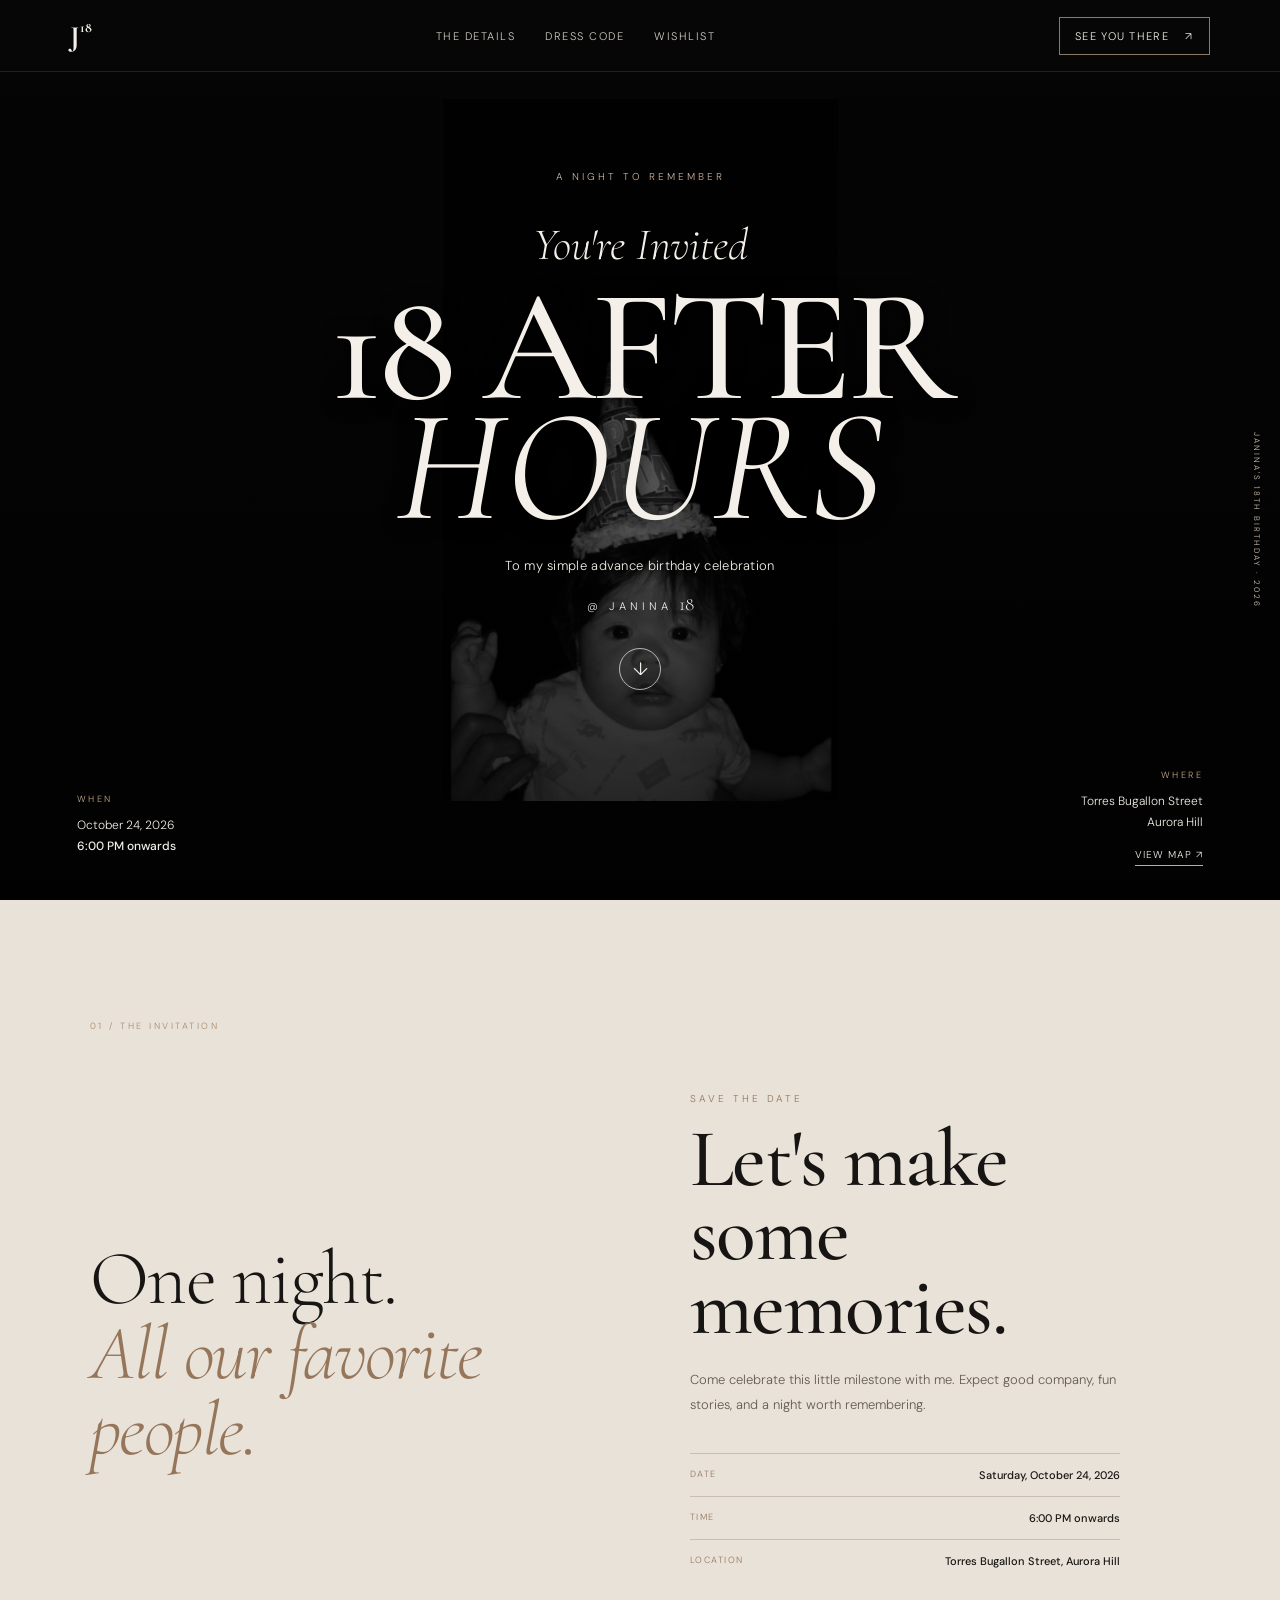
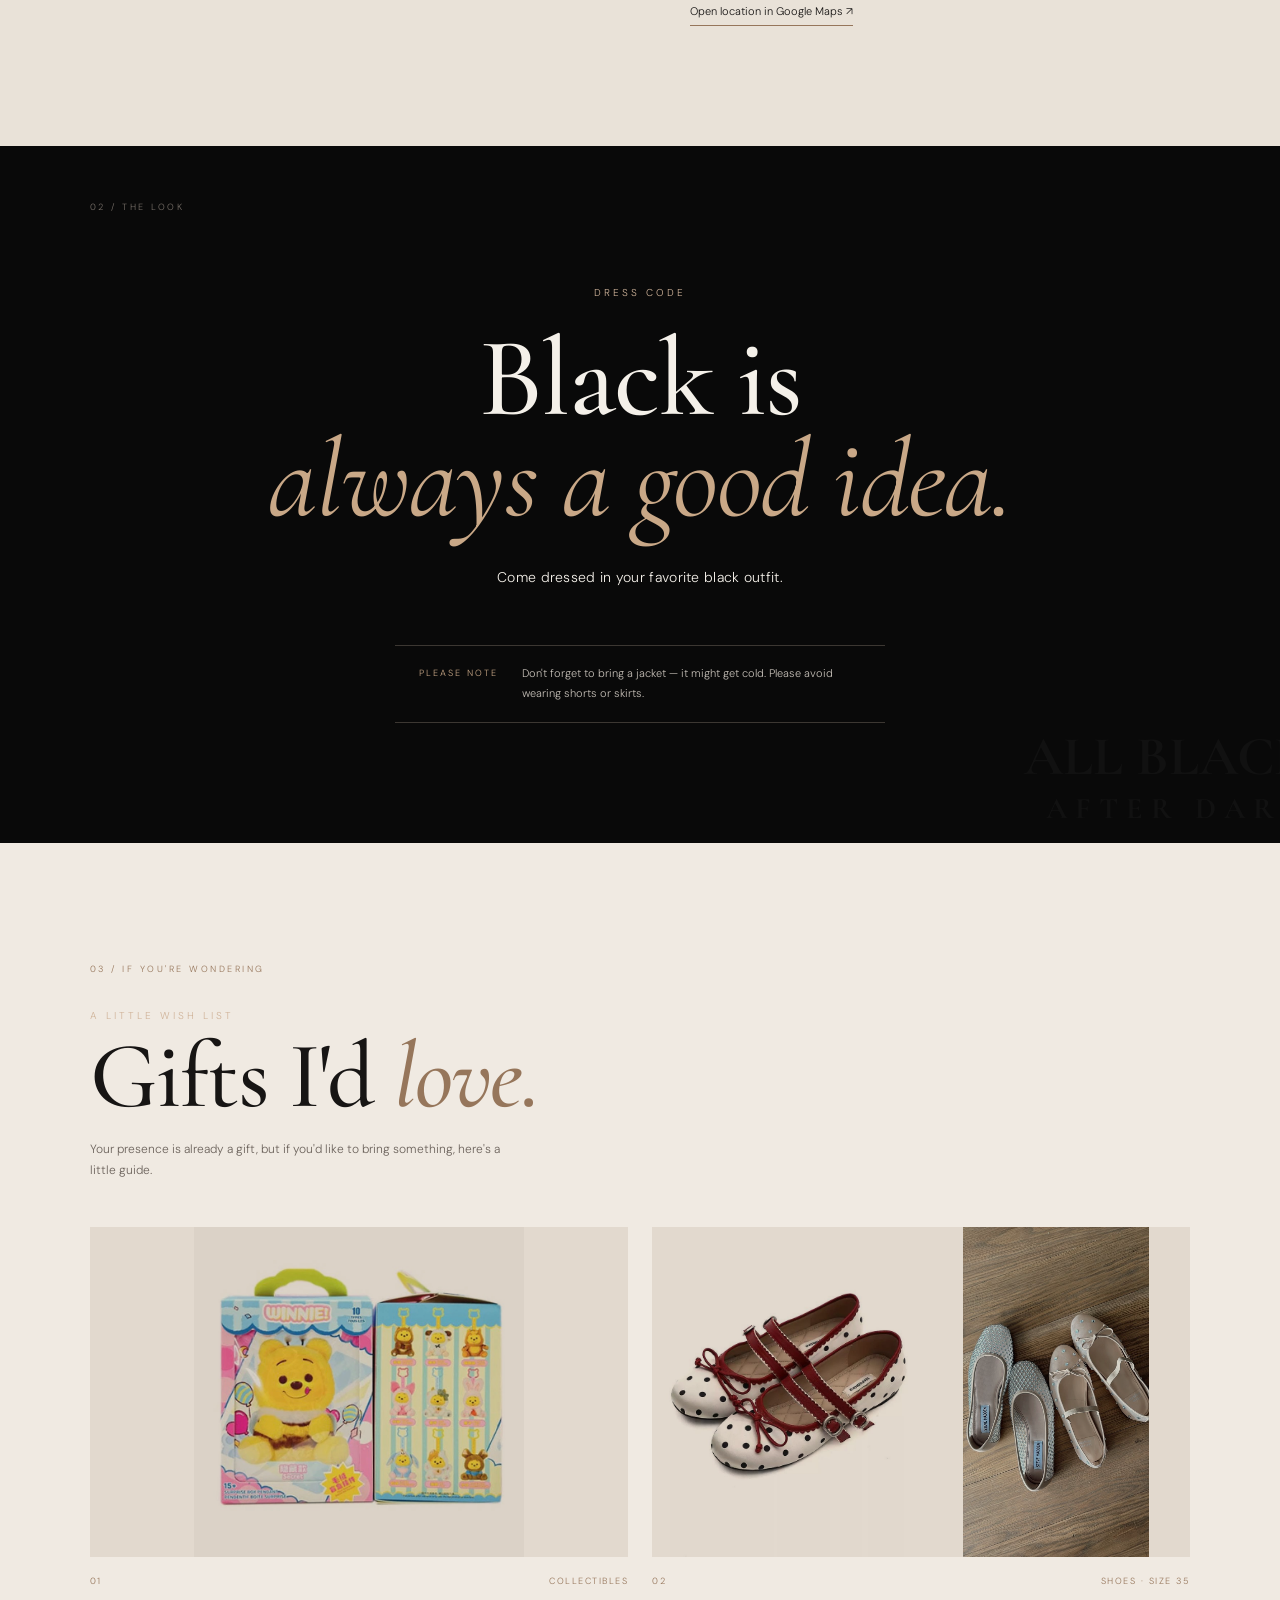
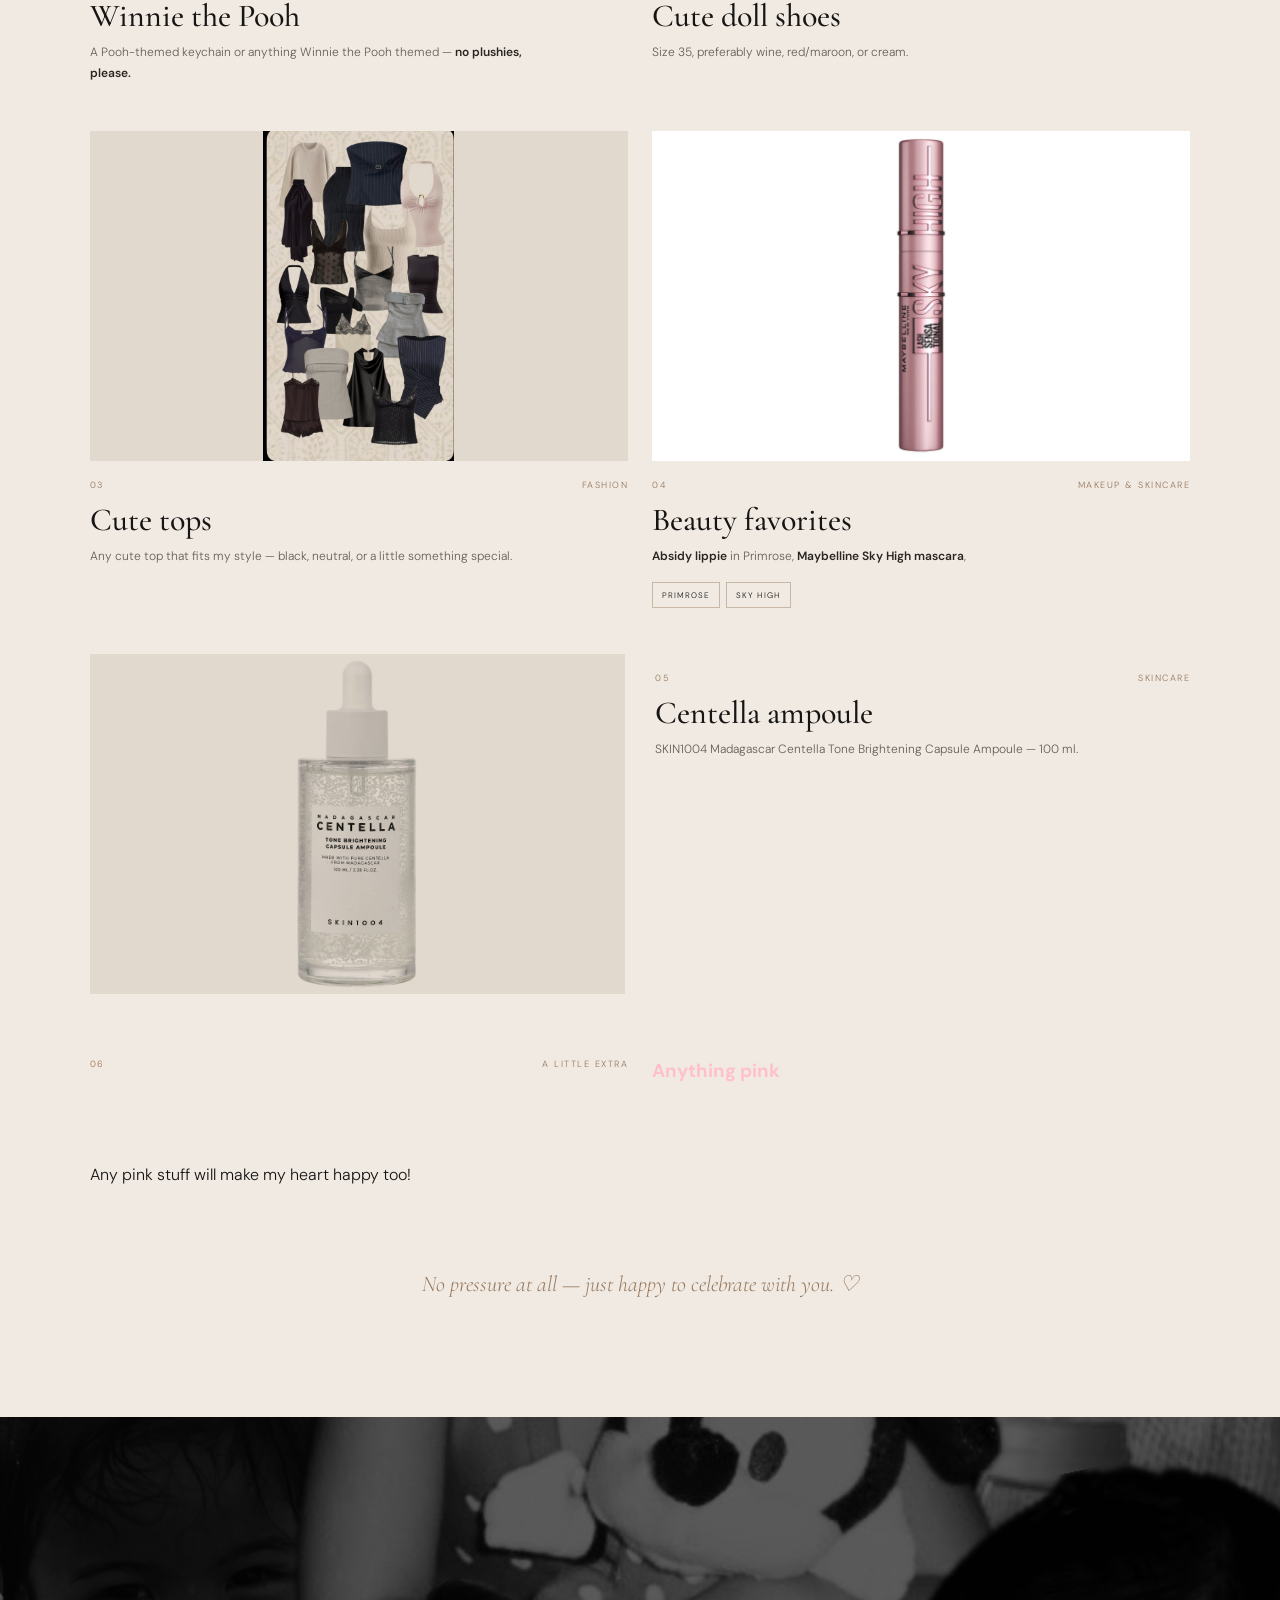
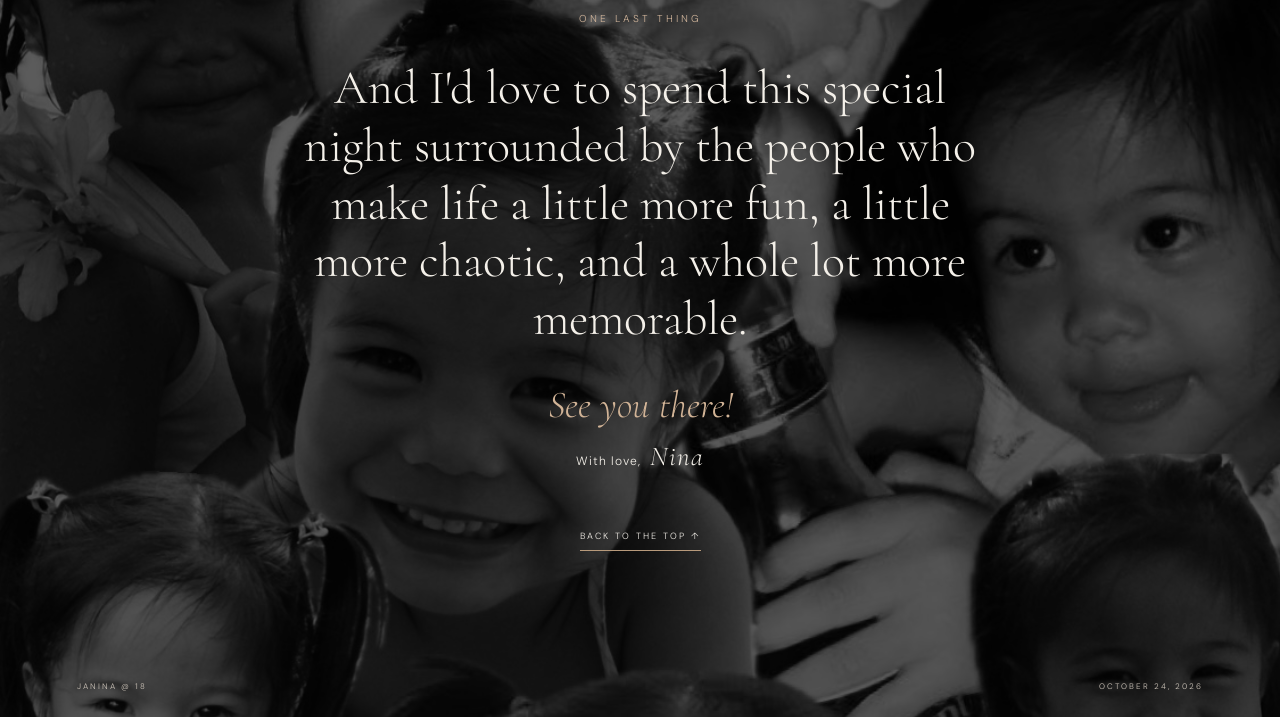
<file: index.html>
<!doctype html>
<html lang="en">
<head>
  <meta charset="utf-8">
  <meta name="viewport" content="width=device-width, initial-scale=1">
  <meta name="theme-color" content="#080808">
  <title>18 After Hours — Janina</title>
  <link rel="preconnect" href="https://fonts.googleapis.com">
  <link rel="preconnect" href="https://fonts.gstatic.com" crossorigin>
  <link href="https://fonts.googleapis.com/css2?family=Cormorant+Garamond:wght@400;500;600;700&family=DM+Sans:wght@300;400;500;600&display=swap" rel="stylesheet">
  <link rel="stylesheet" href="style.css">
</head>
<body>
  <nav class="nav">
    <a class="brand" href="#home">J<span>18</span></a>
    <div class="nav-links">
      <a href="#details">The Details</a>
      <a href="#dresscode">Dress Code</a>
      <a href="#wishlist">Wishlist</a>
    </div>
    <a class="nav-rsvp" href="#closing">See you there <span>↗</span></a>
  </nav>

  <main>
    <section class="hero" id="home" aria-label="Birthday invitation">
      <div class="hero-overlay"></div>
      <div class="hero-content">
        <p class="eyebrow">A NIGHT TO REMEMBER</p>
        <p class="invited">You're Invited</p>
        <h1>18 AFTER<br><em>HOURS</em></h1>
        <div class="hero-sub">
          <p>To my simple advance birthday celebration</p>
          <p class="janina">@ JANINA <span>18</span></p>
        </div>
        <a class="round-link" href="#details" aria-label="Scroll to event details">↓</a>
      </div>

      <div class="hero-bottom">
        <div>
          <span class="mini-label">WHEN</span>
          <p>October 24, 2026<br><strong>6:00 PM onwards</strong></p>
        </div>
        <div class="hero-address">
          <span class="mini-label">WHERE</span>
          <p>Torres Bugallon Street<br>Aurora Hill</p>
          <a class="map-link" href="https://www.google.com/maps/@16.423089,120.6047625,1425a,75y,299.43h,72.35t/data=!3m7!1e1!3m5!1sbvuVnETtf0ymM2-8gKj47g!2e0!6shttps:%2F%2Fstreetviewpixels-pa.clients6.google.com%2Fv1%2Fthumbnail%3Fcb_client%3Dmaps_sv.tactile%26w%3D900%26h%3D600%26pitch%3D17.645690590601035%26panoid%3DbvuVnETtf0ymM2-8gKj47g%26yaw%3D299.4261399675392!7i16384!8i8192?entry=ttu&g_ep=EgoyMDI2MTAwNi4wIKXMDSoASAFQAw%3D%3D" target="_blank" rel="noopener">View Map ↗</a>
        </div>
      </div>

      <div class="vertical-note">JANINA'S 18TH BIRTHDAY · 2026</div>
    </section>

    <section class="details section-pad" id="details">
      <div class="section-kicker">01 / THE INVITATION</div>
      <div class="details-grid">
        <div>
          <p class="serif-quote">One night.<br><em>All our favorite people.</em></p>
        </div>
        <div class="details-copy">
          <p class="eyebrow">SAVE THE DATE</p>
          <h2>Let's make<br>some memories.</h2>
          <p>Come celebrate this little milestone with me. Expect good company, fun stories, and a night worth remembering.</p>
          <div class="detail-line">
            <span>DATE</span>
            <strong>Saturday, October 24, 2026</strong>
          </div>
          <div class="detail-line">
            <span>TIME</span>
            <strong>6:00 PM onwards</strong>
          </div>
          <div class="detail-line">
            <span>LOCATION</span>
            <strong>Torres Bugallon Street, Aurora Hill</strong>
          </div>
          <a class="text-link" href="https://www.google.com/maps/@16.423089,120.6047625,1425a,75y,299.43h,72.35t/data=!3m7!1e1!3m5!1sbvuVnETtf0ymM2-8gKj47g!2e0!6shttps:%2F%2Fstreetviewpixels-pa.clients6.google.com%2Fv1%2Fthumbnail%3Fcb_client%3Dmaps_sv.tactile%26w%3D900%26h%3D600%26pitch%3D17.645690590601035%26panoid%3DbvuVnETtf0ymM2-8gKj47g%26yaw%3D299.4261399675392!7i16384!8i8192?entry=ttu&g_ep=EgoyMDI2MTAwNi4wIKXMDSoASAFQAw%3D%3D" target="_blank" rel="noopener">Open location in Google Maps ↗</a>
        </div>
      </div>
    </section>

    <section class="dresscode section-pad" id="dresscode">
      <div class="section-kicker">02 / THE LOOK</div>
      <p class="eyebrow">DRESS CODE</p>
      <h2>Black is<br><em>always a good idea.</em></h2>
      <p class="dress-instruction">Come dressed in your favorite black outfit.</p>
      <div class="dress-rule">
        <span>PLEASE NOTE</span>
        <p>Don't forget to bring a jacket — it might get cold. Please avoid wearing shorts or skirts.</p>
      </div>
      <div class="dress-decoration">ALL BLACK<br><span>AFTER DARK</span></div>
    </section>

    <section class="wishlist section-pad" id="wishlist">
      <div class="section-kicker">03 / IF YOU'RE WONDERING</div>
      <p class="eyebrow">A LITTLE WISH LIST</p>
      <h2>Gifts I'd <em>love.</em></h2>
      <p class="wishlist-intro">Your presence is already a gift, but if you'd like to bring something, here's a little guide.</p>

      <div class="wish-grid">
        <article class="wish-card">
          <div class="wish-image">
            <img src="assets/image2.jpeg" alt="Winnie the Pooh themed keychain gift inspiration">
          </div>
          <div class="wish-meta"><span>01</span><span>COLLECTIBLES</span></div>
          <h3>Winnie the Pooh</h3>
          <p>A Pooh-themed keychain or anything Winnie the Pooh themed — <strong>no plushies, please.</strong></p>
        </article>

        <article class="wish-card">
          <div class="wish-image two-images">
            <img src="assets/image4.jpeg" alt="Cream embellished flat shoes">
            <img src="assets/image5.jpeg" alt="Red and white Mary Jane shoes">
          </div>
          <div class="wish-meta"><span>02</span><span>SHOES · SIZE 35</span></div>
          <h3>Cute doll shoes</h3>
          <p>Size 35, preferably wine, red/maroon, or cream.</p>
        </article>

        <article class="wish-card">
          <div class="wish-image">
            <img src="assets/image6.jpeg" alt="Cute tops in dark and neutral colors">
          </div>
          <div class="wish-meta"><span>03</span><span>FASHION</span></div>
          <h3>Cute tops</h3>
          <p>Any cute top that fits my style — black, neutral, or a little something special.</p>
        </article>

        <article class="wish-card">
          <div class="wish-image beauty-image">
            <img src="assets/image9.jpeg" alt="Beauty product inspiration">
          </div>
          <div class="wish-meta"><span>04</span><span>MAKEUP & SKINCARE</span></div>
          <h3>Beauty favorites</h3>
          <p><strong>Absidy lippie</strong> in Primrose, <strong>Maybelline Sky High mascara</strong>,</p>
          <div class="product-tags">
            <span>PRIMROSE</span>
            <span>SKY HIGH</span>
          </div>
        </article>

        <article class="wish-card product-feature">
          <div class="wish-image">
            <img src="assets/image11.jpeg" alt="SKIN1004 Madagascar Centella Tone Brightening Capsule Ampoule">
          </div>
          <div class="wish-meta"><span>05</span><span>SKINCARE</span></div>
          <h3>Centella ampoule</h3>
          <p>SKIN1004 Madagascar Centella Tone Brightening Capsule Ampoule — 100 ml.</p>
        </article>

      
          <div class="wish-meta"><span>06</span><span>A LITTLE EXTRA</span></div>
          <h3 style="color: pink;">Anything pink</h3>
          <p>Any pink stuff will make my heart happy too!</p>
        </article>
      </div>

      <p class="wishlist-footnote">No pressure at all — just happy to celebrate with you. ♡</p>
    </section>

    <section class="closing" id="closing">
      <div class="closing-shade"></div>
      <div class="closing-content">
        <p class="eyebrow">ONE LAST THING</p>
        <div class="closing-copy">And I'd love to spend this special night surrounded by the people who make life a little more fun, a little more chaotic, and a whole lot more memorable.</div>
        <p class="see-you">See you there!</p>
        <p class="signature">With love, <em>Nina</em></p>
        <a class="back-top" href="#home">BACK TO THE TOP ↑</a>
      </div>
      <div class="closing-footer">
        <span>JANINA @ 18</span>
        <span>OCTOBER 24, 2026</span>
      </div>
    </section>
  </main>

  <script src="script.js"></script>
</body>
</html>
</file>
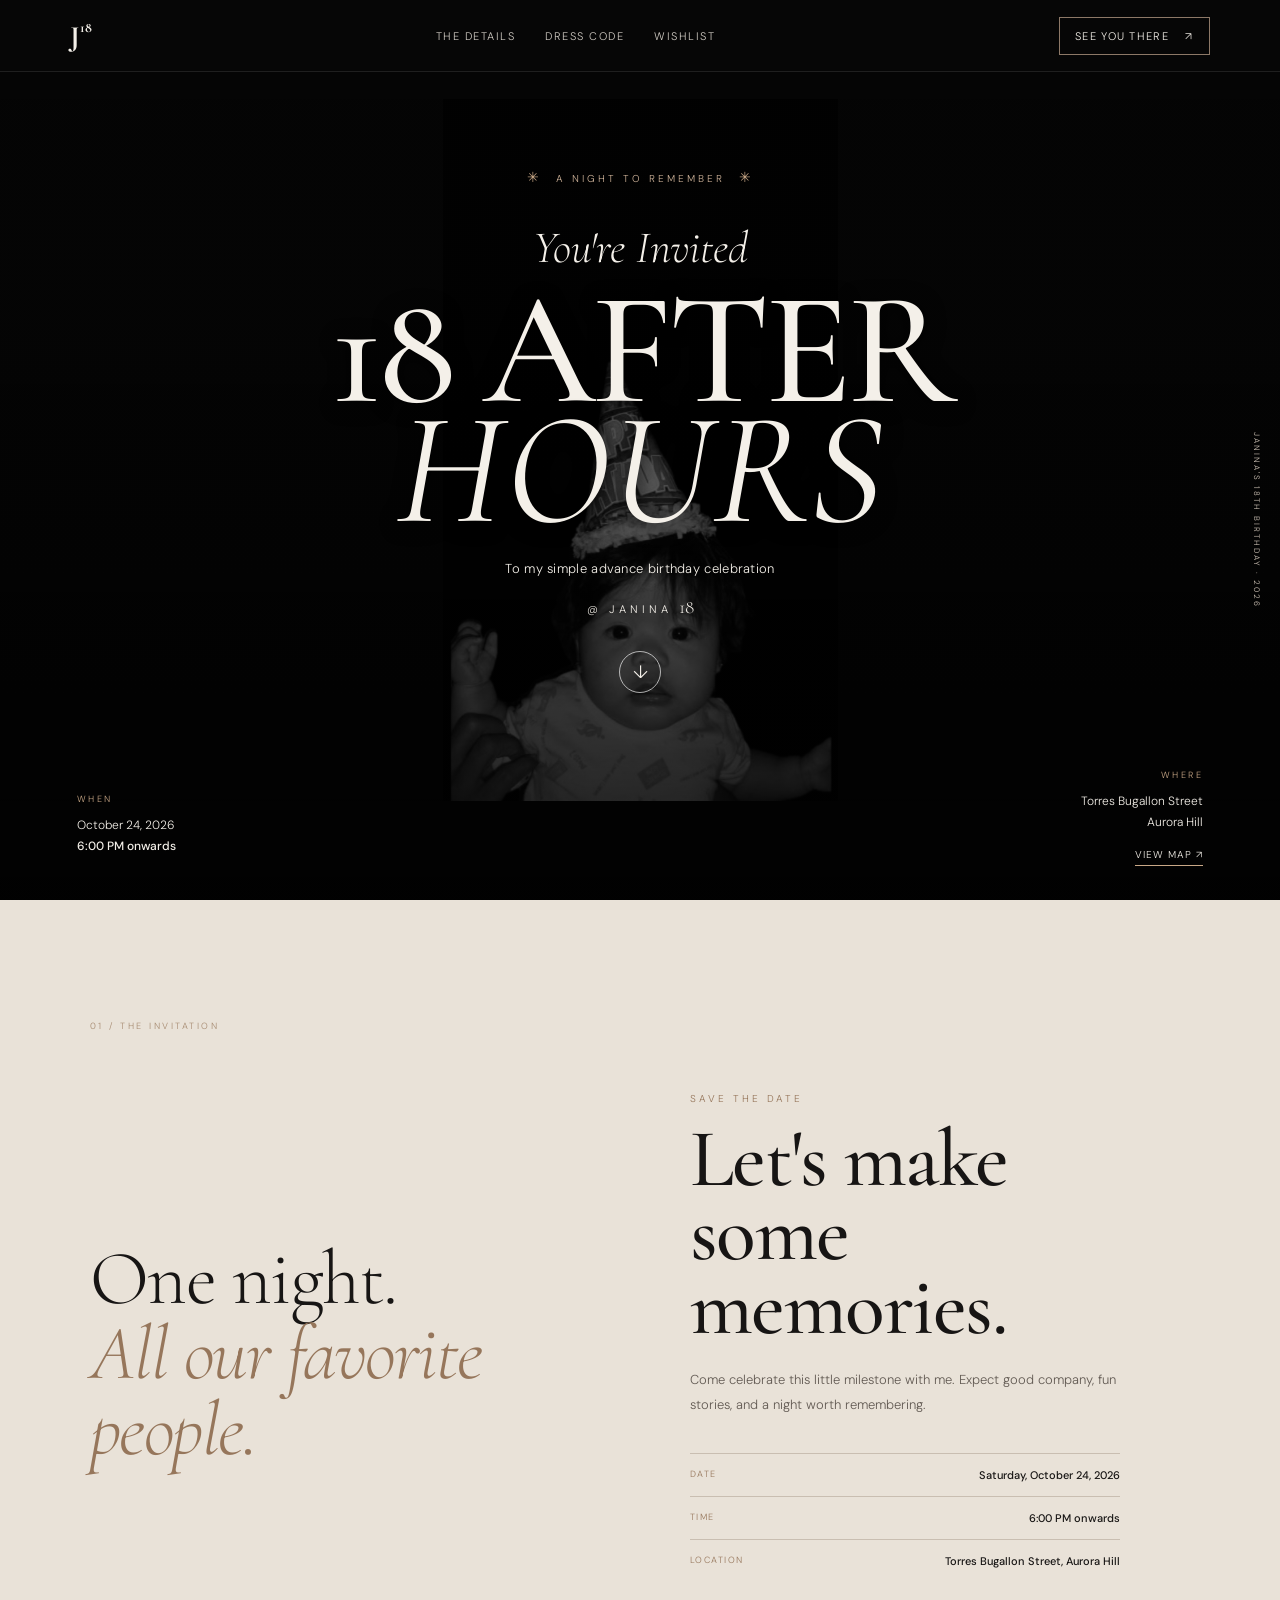
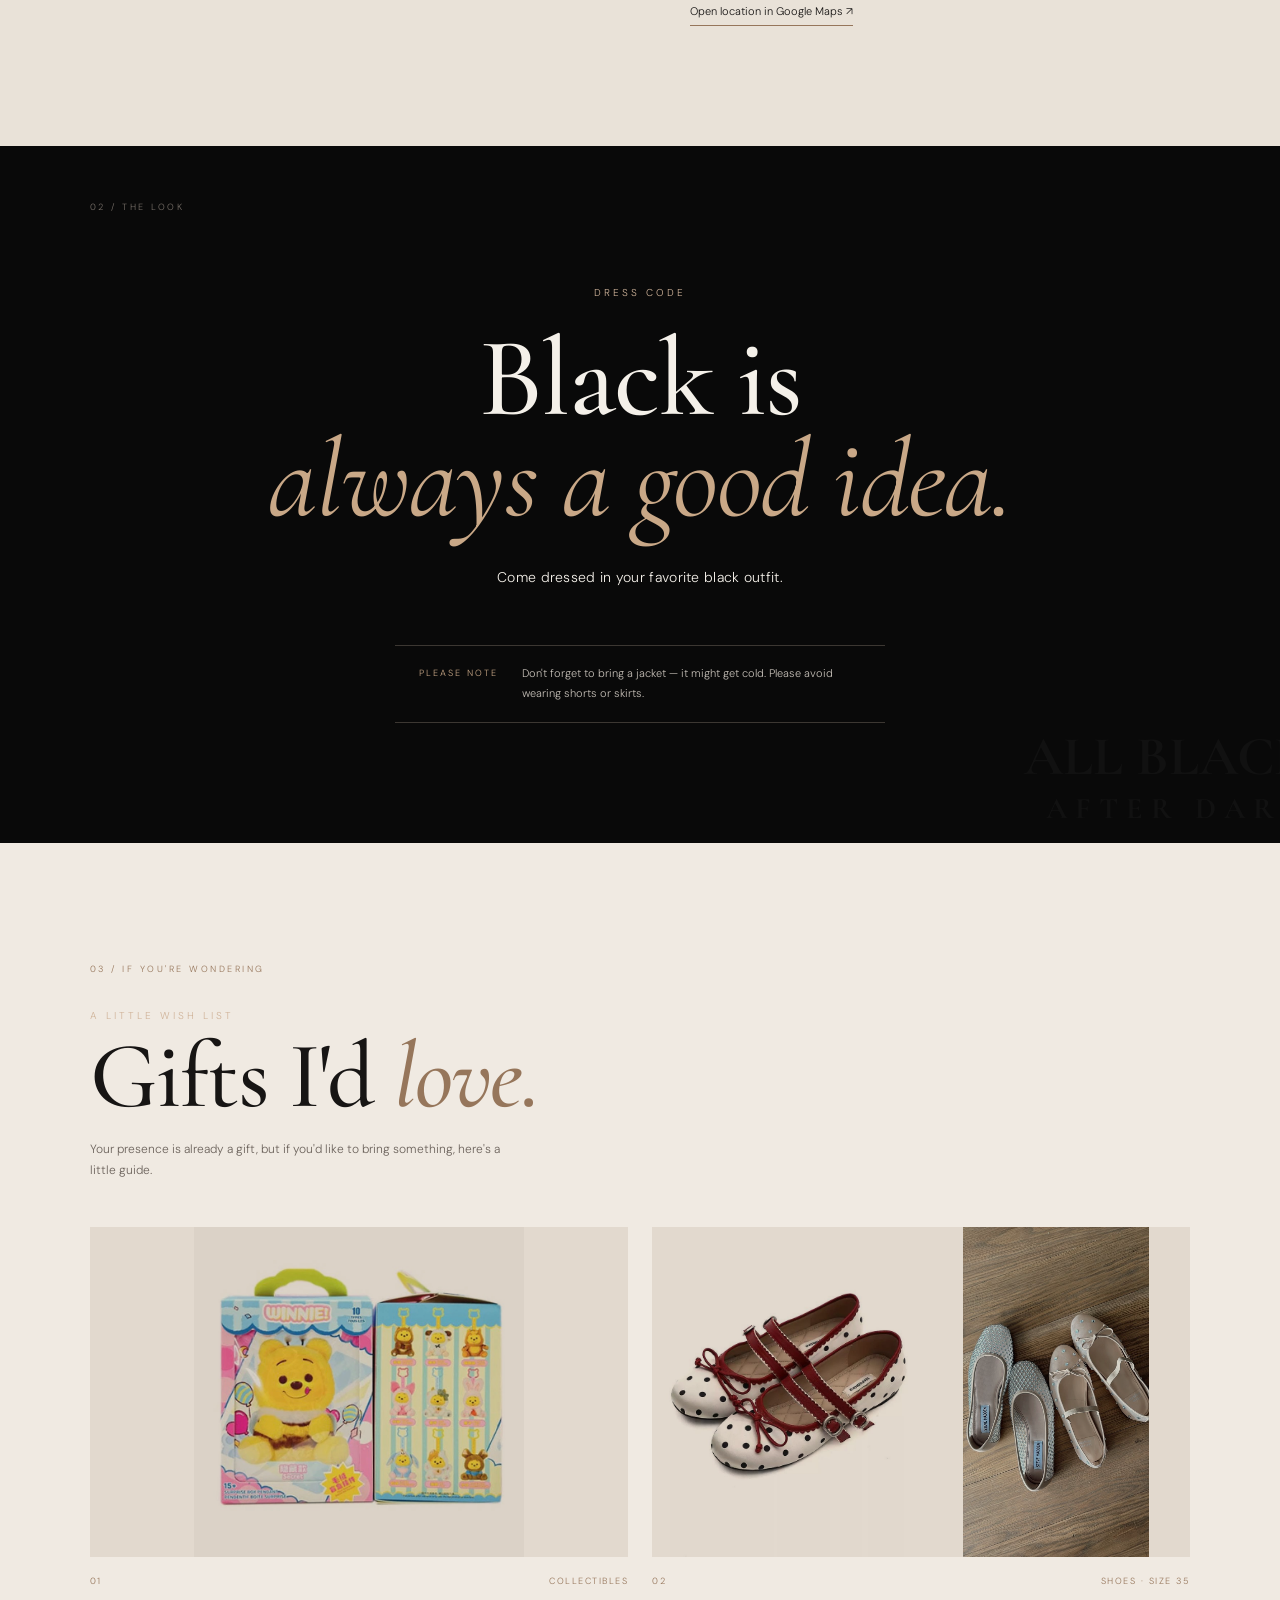
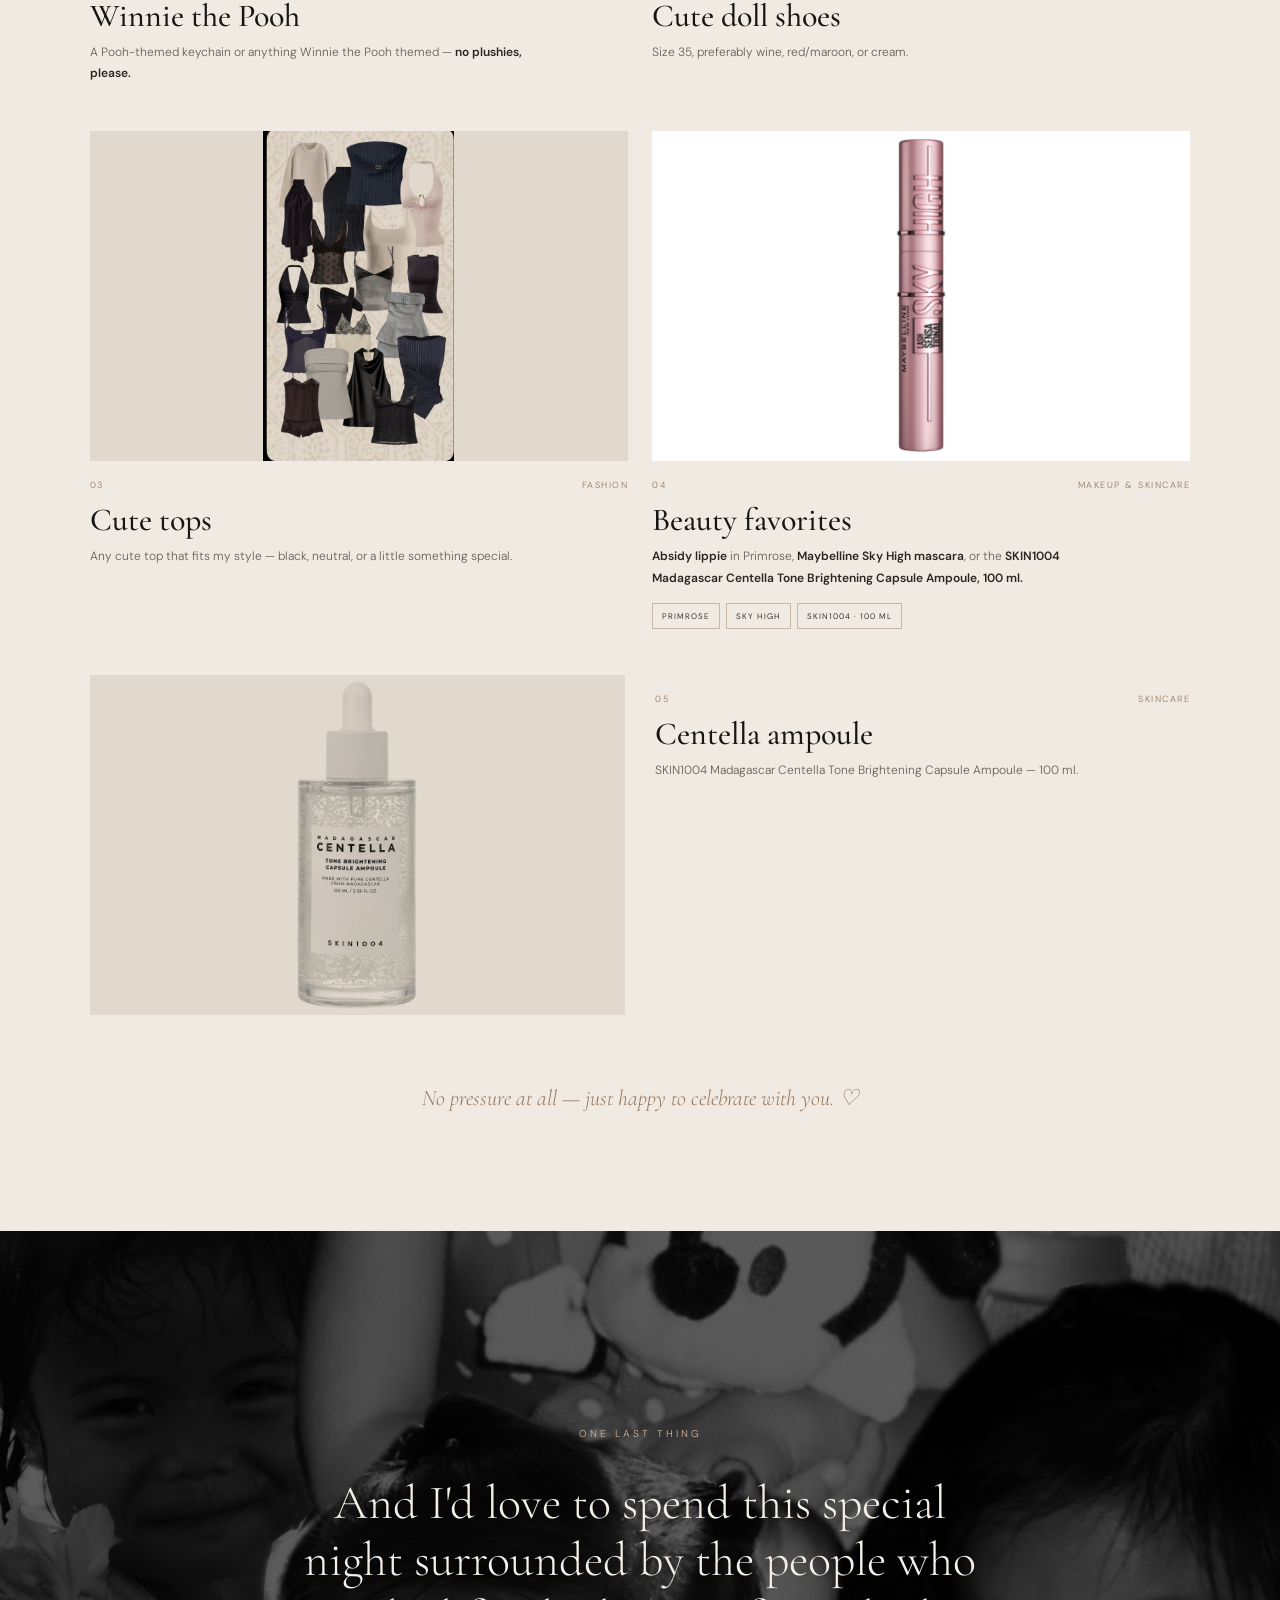
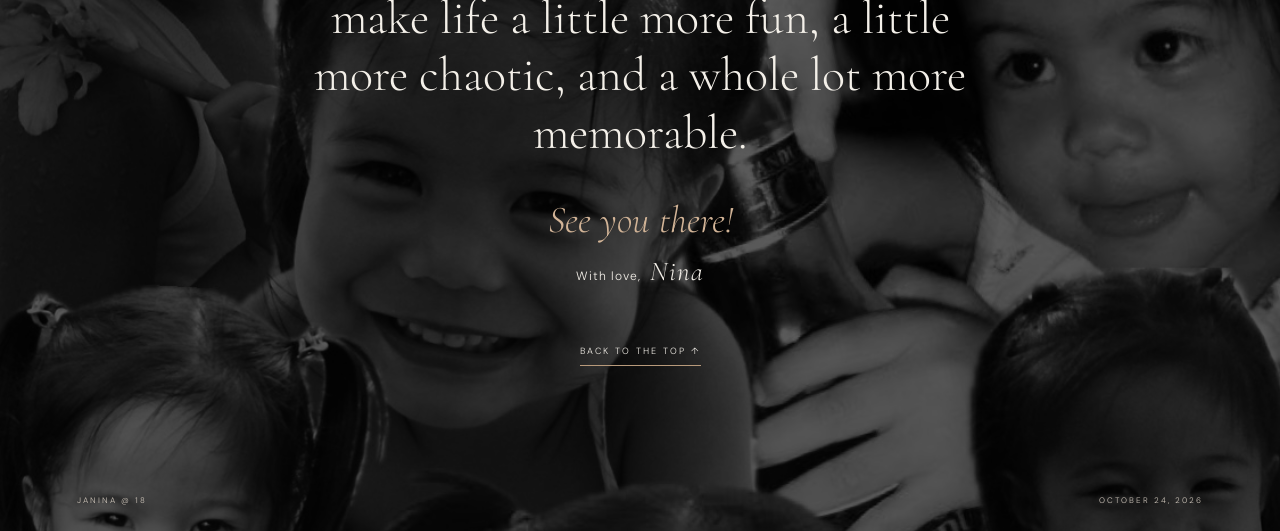
<file: janina18_website/index.html>
<!doctype html>
<html lang="en">
<head>
  <meta charset="utf-8">
  <meta name="viewport" content="width=device-width, initial-scale=1">
  <meta name="theme-color" content="#080808">
  <title>18 After Hours — Janina</title>
  <link rel="preconnect" href="https://fonts.googleapis.com">
  <link rel="preconnect" href="https://fonts.gstatic.com" crossorigin>
  <link href="https://fonts.googleapis.com/css2?family=Cormorant+Garamond:wght@400;500;600;700&family=DM+Sans:wght@300;400;500;600&display=swap" rel="stylesheet">
  <link rel="stylesheet" href="style.css">
</head>
<body>
  <nav class="nav">
    <a class="brand" href="#home">J<span>18</span></a>
    <div class="nav-links">
      <a href="#details">The Details</a>
      <a href="#dresscode">Dress Code</a>
      <a href="#wishlist">Wishlist</a>
    </div>
    <a class="nav-rsvp" href="#closing">See you there <span>↗</span></a>
  </nav>

  <main>
    <section class="hero" id="home" aria-label="Birthday invitation">
      <div class="hero-overlay"></div>
      <div class="hero-content">
        <p class="eyebrow"><span class="tiny-star">✳</span> A NIGHT TO REMEMBER <span class="tiny-star">✳</span></p>
        <p class="invited">You're Invited</p>
        <h1>18 AFTER<br><em>HOURS</em></h1>
        <div class="hero-sub">
          <p>To my simple advance birthday celebration</p>
          <p class="janina">@ JANINA <span>18</span></p>
        </div>
        <a class="round-link" href="#details" aria-label="Scroll to event details">↓</a>
      </div>
      <div class="hero-bottom">
        <div><span class="mini-label">WHEN</span><p>October 24, 2026<br><strong>6:00 PM onwards</strong></p></div>
        <div class="hero-address"><span class="mini-label">WHERE</span><p>Torres Bugallon Street<br>Aurora Hill</p><a class="map-link" href="https://www.google.com/maps/@16.423089,120.6047625,1425a,75y,299.43h,72.35t/data=!3m7!1e1!3m5!1sbvuVnETtf0ymM2-8gKj47g!2e0!6shttps:%2F%2Fstreetviewpixels-pa.clients6.google.com%2Fv1%2Fthumbnail%3Fcb_client%3Dmaps_sv.tactile%26w%3D900%26h%3D600%26pitch%3D17.645690590601035%26panoid%3DbvuVnETtf0ymM2-8gKj47g%26yaw%3D299.4261399675392!7i16384!8i8192?entry=ttu&g_ep=EgoyMDI2MTAwNi4wIKXMDSoASAFQAw%3D%3D" target="_blank" rel="noopener">View Map ↗</a></div>
      </div>
      <div class="vertical-note">JANINA'S 18TH BIRTHDAY · 2026</div>
    </section>

    <section class="details section-pad" id="details">
      <div class="section-kicker">01 / THE INVITATION</div>
      <div class="details-grid">
        <div>
          <p class="serif-quote">One night.<br><em>All our favorite people.</em></p>
        </div>
        <div class="details-copy">
          <p class="eyebrow">SAVE THE DATE</p>
          <h2>Let's make<br>some memories.</h2>
          <p>Come celebrate this little milestone with me. Expect good company, fun stories, and a night worth remembering.</p>
          <div class="detail-line"><span>DATE</span><strong>Saturday, October 24, 2026</strong></div>
          <div class="detail-line"><span>TIME</span><strong>6:00 PM onwards</strong></div>
          <div class="detail-line"><span>LOCATION</span><strong>Torres Bugallon Street, Aurora Hill</strong></div>
          <a class="text-link" href="https://www.google.com/maps/@16.423089,120.6047625,1425a,75y,299.43h,72.35t/data=!3m7!1e1!3m5!1sbvuVnETtf0ymM2-8gKj47g!2e0!6shttps:%2F%2Fstreetviewpixels-pa.clients6.google.com%2Fv1%2Fthumbnail%3Fcb_client%3Dmaps_sv.tactile%26w%3D900%26h%3D600%26pitch%3D17.645690590601035%26panoid%3DbvuVnETtf0ymM2-8gKj47g%26yaw%3D299.4261399675392!7i16384!8i8192?entry=ttu&g_ep=EgoyMDI2MTAwNi4wIKXMDSoASAFQAw%3D%3D" target="_blank" rel="noopener">Open location in Google Maps ↗</a>
        </div>
      </div>
    </section>

    <section class="dresscode section-pad" id="dresscode">
      <div class="section-kicker">02 / THE LOOK</div>
      <p class="eyebrow">DRESS CODE</p>
      <h2>Black is<br><em>always a good idea.</em></h2>
      <p class="dress-instruction">Come dressed in your favorite black outfit.</p>
      <div class="dress-rule"><span>PLEASE NOTE</span><p>Don't forget to bring a jacket — it might get cold. Please avoid wearing shorts or skirts.</p></div>
      <div class="dress-decoration">ALL BLACK<br><span>AFTER DARK</span></div>
    </section>

    <section class="wishlist section-pad" id="wishlist">
      <div class="section-kicker">03 / IF YOU'RE WONDERING</div>
      <p class="eyebrow">A LITTLE WISH LIST</p>
      <h2>Gifts I'd <em>love.</em></h2>
      <p class="wishlist-intro">Your presence is already a gift, but if you'd like to bring something, here's a little guide.</p>
      <div class="wish-grid">
        <article class="wish-card">
          <div class="wish-image"><img src="assets/image2.jpeg" alt="Winnie the Pooh themed keychain gift inspiration"></div>
          <div class="wish-meta"><span>01</span><span>COLLECTIBLES</span></div>
          <h3>Winnie the Pooh</h3>
          <p>A Pooh-themed keychain or anything Winnie the Pooh themed — <strong>no plushies, please.</strong></p>
        </article>
        <article class="wish-card">
          <div class="wish-image two-images"><img src="assets/image4.jpeg" alt="Cream embellished flat shoes"><img src="assets/image5.jpeg" alt="Red and white Mary Jane shoes"></div>
          <div class="wish-meta"><span>02</span><span>SHOES · SIZE 35</span></div>
          <h3>Cute doll shoes</h3>
          <p>Size 35, preferably wine, red/maroon, or cream.</p>
        </article>
        <article class="wish-card">
          <div class="wish-image"><img src="assets/image6.jpeg" alt="Cute tops in dark and neutral colors"></div>
          <div class="wish-meta"><span>03</span><span>FASHION</span></div>
          <h3>Cute tops</h3>
          <p>Any cute top that fits my style — black, neutral, or a little something special.</p>
        </article>
        <article class="wish-card">
          <div class="wish-image beauty-image"><img src="assets/image9.jpeg" alt="Beauty product inspiration"></div>
          <div class="wish-meta"><span>04</span><span>MAKEUP & SKINCARE</span></div>
          <h3>Beauty favorites</h3>
          <p><strong>Absidy lippie</strong> in Primrose, <strong>Maybelline Sky High mascara</strong>, or the <strong>SKIN1004 Madagascar Centella Tone Brightening Capsule Ampoule, 100 ml.</strong></p>
          <div class="product-tags"><span>PRIMROSE</span><span>SKY HIGH</span><span>SKIN1004 · 100 ML</span></div>
        </article>
        <article class="wish-card product-feature">
          <div class="wish-image"><img src="assets/image11.jpeg" alt="SKIN1004 Madagascar Centella Tone Brightening Capsule Ampoule"></div>
          <div class="wish-meta"><span>05</span><span>SKINCARE</span></div>
          <h3>Centella ampoule</h3>
          <p>SKIN1004 Madagascar Centella Tone Brightening Capsule Ampoule — 100 ml.</p>
        </article>
      </div>
      <p class="wishlist-footnote">No pressure at all — just happy to celebrate with you. ♡</p>
    </section>

    <section class="closing" id="closing">
      <div class="closing-shade"></div>
      <div class="closing-content">
        <p class="eyebrow">ONE LAST THING</p>
        <div class="closing-copy">And I'd love to spend this special night surrounded by the people who make life a little more fun, a little more chaotic, and a whole lot more memorable.</div>
        <p class="see-you">See you there!</p>
        <p class="signature">With love, <em>Nina</em></p>
        <a class="back-top" href="#home">BACK TO THE TOP ↑</a>
      </div>
      <div class="closing-footer"><span>JANINA @ 18</span><span>OCTOBER 24, 2026</span></div>
    </section>
  </main>
  <script src="script.js"></script>
</body>
</html>
</file>
<file: style.css>
*{box-sizing:border-box}html{scroll-behavior:smooth;scroll-padding-top:74px}body{margin:0;background:#080808;color:#f4f0e9;font-family:"DM Sans",sans-serif;font-weight:300}a{color:inherit;text-decoration:none}.nav{height:72px;position:fixed;top:0;left:0;right:0;z-index:20;display:flex;align-items:center;justify-content:space-between;padding:0 5.5%;background:rgba(8,8,8,.82);backdrop-filter:blur(16px);border-bottom:1px solid rgba(255,255,255,.1)}.brand{font-family:"Cormorant Garamond",serif;font-size:28px;font-weight:700;letter-spacing:-2px}.brand span{font-size:14px;vertical-align:top;margin-left:3px;letter-spacing:0}.nav-links{display:flex;gap:30px;font-size:11px;text-transform:uppercase;letter-spacing:1.5px;color:#d0cbc3}.nav-links a:hover,.text-link:hover{color:#c9a887}.nav-rsvp{font-size:11px;text-transform:uppercase;letter-spacing:1.3px;border:1px solid #8c7867;padding:11px 15px}.nav-rsvp span{margin-left:12px}.hero{min-height:100svh;position:relative;display:flex;align-items:center;justify-content:center;background-color:#080808;background-image:linear-gradient(180deg,rgba(0,0,0,.12),rgba(0,0,0,.30)),url("assets/image0.jpeg");background-position:center center;background-size:auto 78%;background-repeat:no-repeat;isolation:isolate;padding:120px 6% 170px}.hero-overlay{position:absolute;inset:0;background:linear-gradient(180deg,rgba(0,0,0,.38),rgba(0,0,0,.36) 35%,rgba(0,0,0,.83) 100%);z-index:-1}.hero-content{text-align:center;width:min(800px,100%);position:relative}.eyebrow{font-size:10px;letter-spacing:3px;text-transform:uppercase;color:#d0b49a}.tiny-star{font-size:14px;padding:0 8px;color:#c9a887}.invited{font-family:"Cormorant Garamond",serif;font-size:clamp(27px,4vw,45px);margin:34px 0 5px;font-style:italic}.hero h1{font-family:"Cormorant Garamond",serif;font-size:clamp(70px,13vw,160px);font-weight:500;line-height:.75;letter-spacing:-5px;margin:15px 0 30px;text-shadow:0 2px 20px #000}.hero h1 em{font-weight:400;letter-spacing:2px}.hero-sub p{font-size:13px;letter-spacing:.3px;margin:8px 0}.hero-sub .janina{font-size:11px;letter-spacing:4px;margin-top:18px}.janina span{font-family:"Cormorant Garamond",serif;font-size:19px;letter-spacing:0}.round-link{display:inline-flex;align-items:center;justify-content:center;width:42px;height:42px;border:1px solid rgba(255,255,255,.65);border-radius:50%;margin-top:25px;font-size:18px;transition:.2s}.round-link:hover{background:#f4f0e9;color:#111}.hero-bottom{position:absolute;bottom:34px;left:6%;right:6%;display:flex;justify-content:space-between;align-items:flex-end;text-align:left}.hero-bottom>div{max-width:260px}.mini-label{font-size:9px;letter-spacing:2.5px;color:#c9a887}.hero-bottom p{font-size:12px;line-height:1.8;margin:8px 0}.hero-bottom strong{font-weight:500}.hero-address{text-align:right}.map-link{display:inline-block;font-size:10px;text-transform:uppercase;letter-spacing:1px;border-bottom:1px solid #c9a887;padding-bottom:4px}.vertical-note{position:absolute;right:18px;top:48%;writing-mode:vertical-rl;font-size:8px;letter-spacing:2px;color:#d5c9bc}.section-pad{padding:120px max(7%,calc((100% - 1120px)/2))}.details{background:#e9e2d8;color:#171514}.section-kicker{font-size:9px;letter-spacing:2.5px;color:#a68a70;margin-bottom:50px}.details-grid{display:grid;grid-template-columns:1fr 1fr;gap:9%;align-items:center}.serif-quote{font-family:"Cormorant Garamond",serif;font-size:clamp(42px,6vw,78px);line-height:.98;margin:0;letter-spacing:-1.5px}.serif-quote em{color:#96765b}.details-copy{max-width:430px}.details-copy .eyebrow{color:#96765b}.details-copy h2,.dresscode h2,.wishlist h2{font-family:"Cormorant Garamond",serif;font-size:clamp(48px,7vw,82px);line-height:.9;font-weight:500;letter-spacing:-1.5px;margin:18px 0}.details-copy>p:not(.eyebrow){font-size:13px;line-height:1.9;color:#625a53;margin:24px 0 35px}.detail-line{display:flex;justify-content:space-between;gap:20px;border-top:1px solid #c9beb1;padding:14px 0;font-size:11px}.detail-line span{font-size:9px;letter-spacing:1.5px;color:#96765b}.detail-line strong{font-weight:500;text-align:right}.text-link{display:inline-block;font-size:11px;margin-top:22px;border-bottom:1px solid #96765b;padding-bottom:7px}.dresscode{min-height:650px;position:relative;overflow:hidden;background:#090909;display:flex;flex-direction:column;align-items:center;justify-content:center;text-align:center}.dresscode .section-kicker{position:absolute;top:55px;left:7%;color:#79716a}.dresscode>.eyebrow{margin-top:20px}.dresscode h2{font-size:clamp(58px,9vw,112px);margin:20px 0 24px}.dresscode h2 em{color:#c9a887;font-weight:400}.dress-instruction{font-size:14px;letter-spacing:.3px}.dress-rule{margin-top:45px;border-top:1px solid #3c3732;border-bottom:1px solid #3c3732;padding:18px 24px;max-width:490px;display:flex;gap:24px;align-items:flex-start;text-align:left}.dress-rule span{font-size:9px;letter-spacing:2px;color:#c9a887;white-space:nowrap;padding-top:3px}.dress-rule p{font-size:11px;line-height:1.8;color:#c4beb6;margin:0}.dress-decoration{position:absolute;right:-30px;bottom:20px;font-family:"Cormorant Garamond",serif;font-size:55px;line-height:.8;text-align:right;color:rgba(255,255,255,.035);font-weight:700}.dress-decoration span{font-size:30px;letter-spacing:8px}.wishlist{background:#f0eae2;color:#171514}.wishlist .section-kicker{color:#96765b;margin-bottom:34px}.wishlist h2{font-size:clamp(55px,8vw,94px);margin:12px 0}.wishlist h2 em{color:#96765b}.wishlist-intro{font-size:12px;line-height:1.8;color:#6b625b;max-width:430px;margin:20px 0 45px}.wish-grid{display:grid;grid-template-columns:repeat(2,minmax(0,1fr));gap:46px 24px}.wish-card{min-width:0}.wish-image{height:330px;background:#e2d9ce;display:flex;align-items:center;justify-content:center;overflow:hidden}.wish-image img{width:100%;height:100%;object-fit:contain;mix-blend-mode:multiply}.wish-image.two-images{gap:0}.wish-image.two-images img{width:50%;height:100%;object-fit:contain}.wish-image.beauty-image{background:#fff}.wish-meta{display:flex;justify-content:space-between;gap:10px;margin-top:18px;font-size:9px;letter-spacing:1.5px;color:#96765b}.wish-card h3{font-family:"Cormorant Garamond",serif;font-size:32px;font-weight:500;margin:9px 0 7px}.wish-card>p{font-size:12px;line-height:1.8;color:#655c55;margin:0;max-width:460px}.wish-card strong{font-weight:600;color:#2a2521}.product-tags{display:flex;flex-wrap:wrap;gap:6px;margin-top:14px}.product-tags span{font-size:8px;letter-spacing:1px;border:1px solid #c7b7a7;padding:7px 9px}.product-feature{grid-column:1/-1;display:grid;grid-template-columns:1fr 1fr;column-gap:30px;align-items:center}.product-feature .wish-image{grid-row:span 4;height:340px}.wishlist-footnote{text-align:center;font-family:"Cormorant Garamond",serif;font-size:22px;font-style:italic;color:#96765b;margin:70px 0 0}.closing{min-height:100svh;position:relative;display:flex;align-items:center;justify-content:center;text-align:center;padding:120px 8% 100px;background:#050505 url("assets/image1.jpeg") center 38%/cover no-repeat;isolation:isolate}.closing-shade{position:absolute;inset:0;background:rgba(0,0,0,.64);z-index:-1}.closing-content{max-width:720px}.closing-content .eyebrow{margin-bottom:35px}.closing-copy{font-family:"Cormorant Garamond",serif;font-size:clamp(28px,4.4vw,48px);line-height:1.2}.see-you{font-family:"Cormorant Garamond",serif;font-size:38px;font-style:italic;margin:34px 0 8px;color:#d2b497}.signature{font-size:12px;letter-spacing:1px}.signature em{font-family:"Cormorant Garamond",serif;font-size:27px;margin-left:5px}.back-top{display:inline-block;margin-top:45px;font-size:9px;letter-spacing:2px;border-bottom:1px solid #b89a7b;padding-bottom:8px}.closing-footer{position:absolute;bottom:26px;left:6%;right:6%;display:flex;justify-content:space-between;font-size:8px;letter-spacing:2px;color:#d1c8bd}
@media(max-width:700px){.hero{background-size:auto 68%;background-position:center 38%;}.nav{height:62px;padding:0 5%}.nav-links{gap:12px;font-size:8px;letter-spacing:.7px}.nav-rsvp{display:none}.hero{padding:110px 6% 190px;background-position:center center}.hero h1{letter-spacing:-2px}.invited{margin-top:25px}.hero-bottom{bottom:25px;left:6%;right:6%}.hero-bottom p{font-size:10px}.mini-label{font-size:8px}.vertical-note{right:8px;font-size:7px}.section-pad{padding:85px 7%}.section-kicker{margin-bottom:35px}.details-grid{grid-template-columns:1fr;gap:48px}.serif-quote{font-size:55px}.details-copy h2{font-size:62px}.detail-line{font-size:10px}.dresscode{min-height:610px}.dresscode .section-kicker{top:35px;left:7%}.dresscode h2{font-size:58px}.dress-instruction{font-size:12px}.dress-rule{padding:16px;gap:15px}.dress-decoration{font-size:40px}.wish-grid{gap:35px 13px}.wish-image{height:220px}.wish-card h3{font-size:26px}.wish-card>p{font-size:11px}.wish-meta{font-size:7px;letter-spacing:1px}.product-feature{grid-template-columns:1fr;gap:0}.product-feature .wish-image{grid-row:auto;height:260px;margin-bottom:18px}.closing{padding:100px 7%;background-position:center center}.closing-copy{font-size:31px}.closing-footer{font-size:7px;letter-spacing:1px}}
@media(max-width:420px){.nav-links{gap:9px}.brand{font-size:24px}.nav-links a{font-size:7px}.wish-image{height:175px}.wish-card h3{font-size:23px}.product-tags span{font-size:7px}.hero-bottom{gap:15px}.hero-bottom>div{max-width:48%}.hero-address{text-align:right}}
</file>
<file: janina18_website/style.css>
*{box-sizing:border-box}html{scroll-behavior:smooth;scroll-padding-top:74px}body{margin:0;background:#080808;color:#f4f0e9;font-family:"DM Sans",sans-serif;font-weight:300}a{color:inherit;text-decoration:none}.nav{height:72px;position:fixed;top:0;left:0;right:0;z-index:20;display:flex;align-items:center;justify-content:space-between;padding:0 5.5%;background:rgba(8,8,8,.82);backdrop-filter:blur(16px);border-bottom:1px solid rgba(255,255,255,.1)}.brand{font-family:"Cormorant Garamond",serif;font-size:28px;font-weight:700;letter-spacing:-2px}.brand span{font-size:14px;vertical-align:top;margin-left:3px;letter-spacing:0}.nav-links{display:flex;gap:30px;font-size:11px;text-transform:uppercase;letter-spacing:1.5px;color:#d0cbc3}.nav-links a:hover,.text-link:hover{color:#c9a887}.nav-rsvp{font-size:11px;text-transform:uppercase;letter-spacing:1.3px;border:1px solid #8c7867;padding:11px 15px}.nav-rsvp span{margin-left:12px}.hero{min-height:100svh;position:relative;display:flex;align-items:center;justify-content:center;background-color:#080808;background-image:linear-gradient(180deg,rgba(0,0,0,.12),rgba(0,0,0,.30)),url("assets/image0.jpeg");background-position:center center;background-size:auto 78%;background-repeat:no-repeat;isolation:isolate;padding:120px 6% 170px}.hero-overlay{position:absolute;inset:0;background:linear-gradient(180deg,rgba(0,0,0,.38),rgba(0,0,0,.36) 35%,rgba(0,0,0,.83) 100%);z-index:-1}.hero-content{text-align:center;width:min(800px,100%);position:relative}.eyebrow{font-size:10px;letter-spacing:3px;text-transform:uppercase;color:#d0b49a}.tiny-star{font-size:14px;padding:0 8px;color:#c9a887}.invited{font-family:"Cormorant Garamond",serif;font-size:clamp(27px,4vw,45px);margin:34px 0 5px;font-style:italic}.hero h1{font-family:"Cormorant Garamond",serif;font-size:clamp(70px,13vw,160px);font-weight:500;line-height:.75;letter-spacing:-5px;margin:15px 0 30px;text-shadow:0 2px 20px #000}.hero h1 em{font-weight:400;letter-spacing:2px}.hero-sub p{font-size:13px;letter-spacing:.3px;margin:8px 0}.hero-sub .janina{font-size:11px;letter-spacing:4px;margin-top:18px}.janina span{font-family:"Cormorant Garamond",serif;font-size:19px;letter-spacing:0}.round-link{display:inline-flex;align-items:center;justify-content:center;width:42px;height:42px;border:1px solid rgba(255,255,255,.65);border-radius:50%;margin-top:25px;font-size:18px;transition:.2s}.round-link:hover{background:#f4f0e9;color:#111}.hero-bottom{position:absolute;bottom:34px;left:6%;right:6%;display:flex;justify-content:space-between;align-items:flex-end;text-align:left}.hero-bottom>div{max-width:260px}.mini-label{font-size:9px;letter-spacing:2.5px;color:#c9a887}.hero-bottom p{font-size:12px;line-height:1.8;margin:8px 0}.hero-bottom strong{font-weight:500}.hero-address{text-align:right}.map-link{display:inline-block;font-size:10px;text-transform:uppercase;letter-spacing:1px;border-bottom:1px solid #c9a887;padding-bottom:4px}.vertical-note{position:absolute;right:18px;top:48%;writing-mode:vertical-rl;font-size:8px;letter-spacing:2px;color:#d5c9bc}.section-pad{padding:120px max(7%,calc((100% - 1120px)/2))}.details{background:#e9e2d8;color:#171514}.section-kicker{font-size:9px;letter-spacing:2.5px;color:#a68a70;margin-bottom:50px}.details-grid{display:grid;grid-template-columns:1fr 1fr;gap:9%;align-items:center}.serif-quote{font-family:"Cormorant Garamond",serif;font-size:clamp(42px,6vw,78px);line-height:.98;margin:0;letter-spacing:-1.5px}.serif-quote em{color:#96765b}.details-copy{max-width:430px}.details-copy .eyebrow{color:#96765b}.details-copy h2,.dresscode h2,.wishlist h2{font-family:"Cormorant Garamond",serif;font-size:clamp(48px,7vw,82px);line-height:.9;font-weight:500;letter-spacing:-1.5px;margin:18px 0}.details-copy>p:not(.eyebrow){font-size:13px;line-height:1.9;color:#625a53;margin:24px 0 35px}.detail-line{display:flex;justify-content:space-between;gap:20px;border-top:1px solid #c9beb1;padding:14px 0;font-size:11px}.detail-line span{font-size:9px;letter-spacing:1.5px;color:#96765b}.detail-line strong{font-weight:500;text-align:right}.text-link{display:inline-block;font-size:11px;margin-top:22px;border-bottom:1px solid #96765b;padding-bottom:7px}.dresscode{min-height:650px;position:relative;overflow:hidden;background:#090909;display:flex;flex-direction:column;align-items:center;justify-content:center;text-align:center}.dresscode .section-kicker{position:absolute;top:55px;left:7%;color:#79716a}.dresscode>.eyebrow{margin-top:20px}.dresscode h2{font-size:clamp(58px,9vw,112px);margin:20px 0 24px}.dresscode h2 em{color:#c9a887;font-weight:400}.dress-instruction{font-size:14px;letter-spacing:.3px}.dress-rule{margin-top:45px;border-top:1px solid #3c3732;border-bottom:1px solid #3c3732;padding:18px 24px;max-width:490px;display:flex;gap:24px;align-items:flex-start;text-align:left}.dress-rule span{font-size:9px;letter-spacing:2px;color:#c9a887;white-space:nowrap;padding-top:3px}.dress-rule p{font-size:11px;line-height:1.8;color:#c4beb6;margin:0}.dress-decoration{position:absolute;right:-30px;bottom:20px;font-family:"Cormorant Garamond",serif;font-size:55px;line-height:.8;text-align:right;color:rgba(255,255,255,.035);font-weight:700}.dress-decoration span{font-size:30px;letter-spacing:8px}.wishlist{background:#f0eae2;color:#171514}.wishlist .section-kicker{color:#96765b;margin-bottom:34px}.wishlist h2{font-size:clamp(55px,8vw,94px);margin:12px 0}.wishlist h2 em{color:#96765b}.wishlist-intro{font-size:12px;line-height:1.8;color:#6b625b;max-width:430px;margin:20px 0 45px}.wish-grid{display:grid;grid-template-columns:repeat(2,minmax(0,1fr));gap:46px 24px}.wish-card{min-width:0}.wish-image{height:330px;background:#e2d9ce;display:flex;align-items:center;justify-content:center;overflow:hidden}.wish-image img{width:100%;height:100%;object-fit:contain;mix-blend-mode:multiply}.wish-image.two-images{gap:0}.wish-image.two-images img{width:50%;height:100%;object-fit:contain}.wish-image.beauty-image{background:#fff}.wish-meta{display:flex;justify-content:space-between;gap:10px;margin-top:18px;font-size:9px;letter-spacing:1.5px;color:#96765b}.wish-card h3{font-family:"Cormorant Garamond",serif;font-size:32px;font-weight:500;margin:9px 0 7px}.wish-card>p{font-size:12px;line-height:1.8;color:#655c55;margin:0;max-width:460px}.wish-card strong{font-weight:600;color:#2a2521}.product-tags{display:flex;flex-wrap:wrap;gap:6px;margin-top:14px}.product-tags span{font-size:8px;letter-spacing:1px;border:1px solid #c7b7a7;padding:7px 9px}.product-feature{grid-column:1/-1;display:grid;grid-template-columns:1fr 1fr;column-gap:30px;align-items:center}.product-feature .wish-image{grid-row:span 4;height:340px}.wishlist-footnote{text-align:center;font-family:"Cormorant Garamond",serif;font-size:22px;font-style:italic;color:#96765b;margin:70px 0 0}.closing{min-height:100svh;position:relative;display:flex;align-items:center;justify-content:center;text-align:center;padding:120px 8% 100px;background:#050505 url("assets/image1.jpeg") center 38%/cover no-repeat;isolation:isolate}.closing-shade{position:absolute;inset:0;background:rgba(0,0,0,.64);z-index:-1}.closing-content{max-width:720px}.closing-content .eyebrow{margin-bottom:35px}.closing-copy{font-family:"Cormorant Garamond",serif;font-size:clamp(28px,4.4vw,48px);line-height:1.2}.see-you{font-family:"Cormorant Garamond",serif;font-size:38px;font-style:italic;margin:34px 0 8px;color:#d2b497}.signature{font-size:12px;letter-spacing:1px}.signature em{font-family:"Cormorant Garamond",serif;font-size:27px;margin-left:5px}.back-top{display:inline-block;margin-top:45px;font-size:9px;letter-spacing:2px;border-bottom:1px solid #b89a7b;padding-bottom:8px}.closing-footer{position:absolute;bottom:26px;left:6%;right:6%;display:flex;justify-content:space-between;font-size:8px;letter-spacing:2px;color:#d1c8bd}
@media(max-width:700px){.hero{background-size:auto 68%;background-position:center 38%;}.nav{height:62px;padding:0 5%}.nav-links{gap:12px;font-size:8px;letter-spacing:.7px}.nav-rsvp{display:none}.hero{padding:110px 6% 190px;background-position:center center}.hero h1{letter-spacing:-2px}.invited{margin-top:25px}.hero-bottom{bottom:25px;left:6%;right:6%}.hero-bottom p{font-size:10px}.mini-label{font-size:8px}.vertical-note{right:8px;font-size:7px}.section-pad{padding:85px 7%}.section-kicker{margin-bottom:35px}.details-grid{grid-template-columns:1fr;gap:48px}.serif-quote{font-size:55px}.details-copy h2{font-size:62px}.detail-line{font-size:10px}.dresscode{min-height:610px}.dresscode .section-kicker{top:35px;left:7%}.dresscode h2{font-size:58px}.dress-instruction{font-size:12px}.dress-rule{padding:16px;gap:15px}.dress-decoration{font-size:40px}.wish-grid{gap:35px 13px}.wish-image{height:220px}.wish-card h3{font-size:26px}.wish-card>p{font-size:11px}.wish-meta{font-size:7px;letter-spacing:1px}.product-feature{grid-template-columns:1fr;gap:0}.product-feature .wish-image{grid-row:auto;height:260px;margin-bottom:18px}.closing{padding:100px 7%;background-position:center center}.closing-copy{font-size:31px}.closing-footer{font-size:7px;letter-spacing:1px}}
@media(max-width:420px){.nav-links{gap:9px}.brand{font-size:24px}.nav-links a{font-size:7px}.wish-image{height:175px}.wish-card h3{font-size:23px}.product-tags span{font-size:7px}.hero-bottom{gap:15px}.hero-bottom>div{max-width:48%}.hero-address{text-align:right}}
</file>
